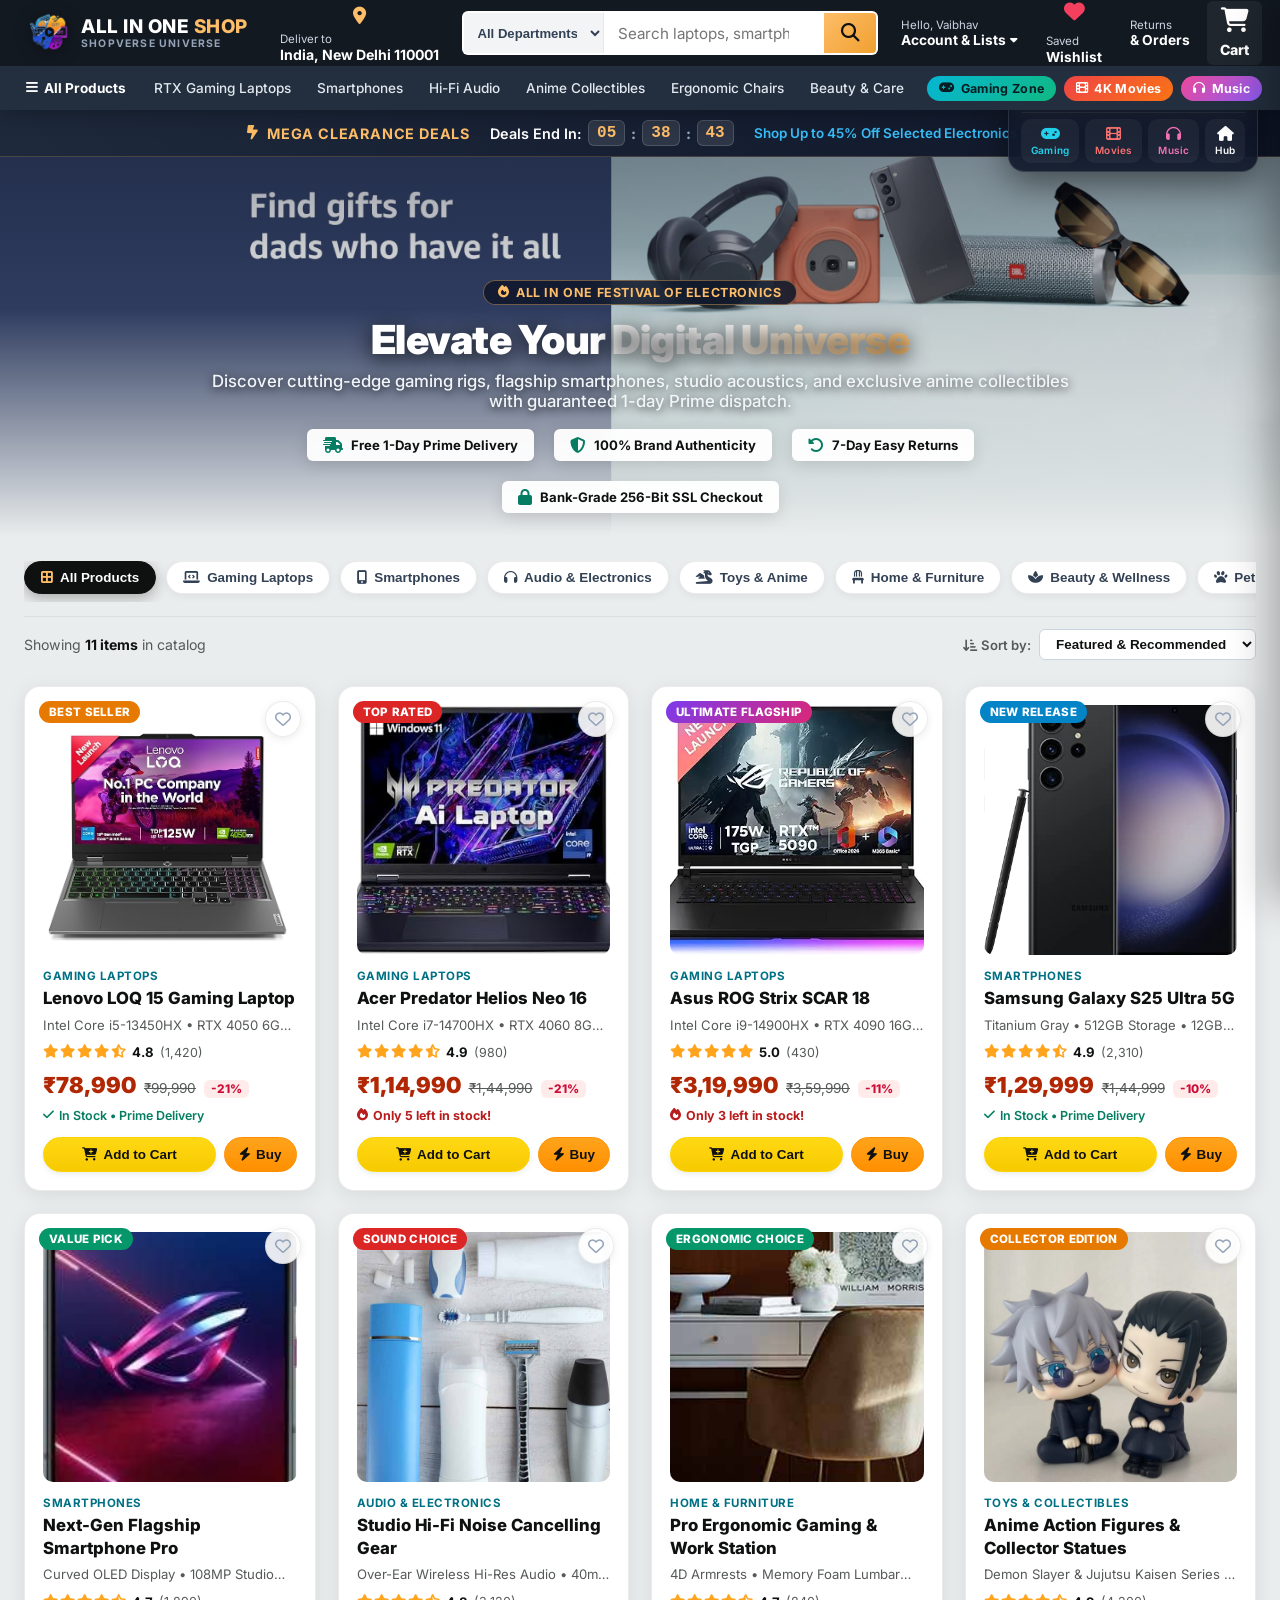
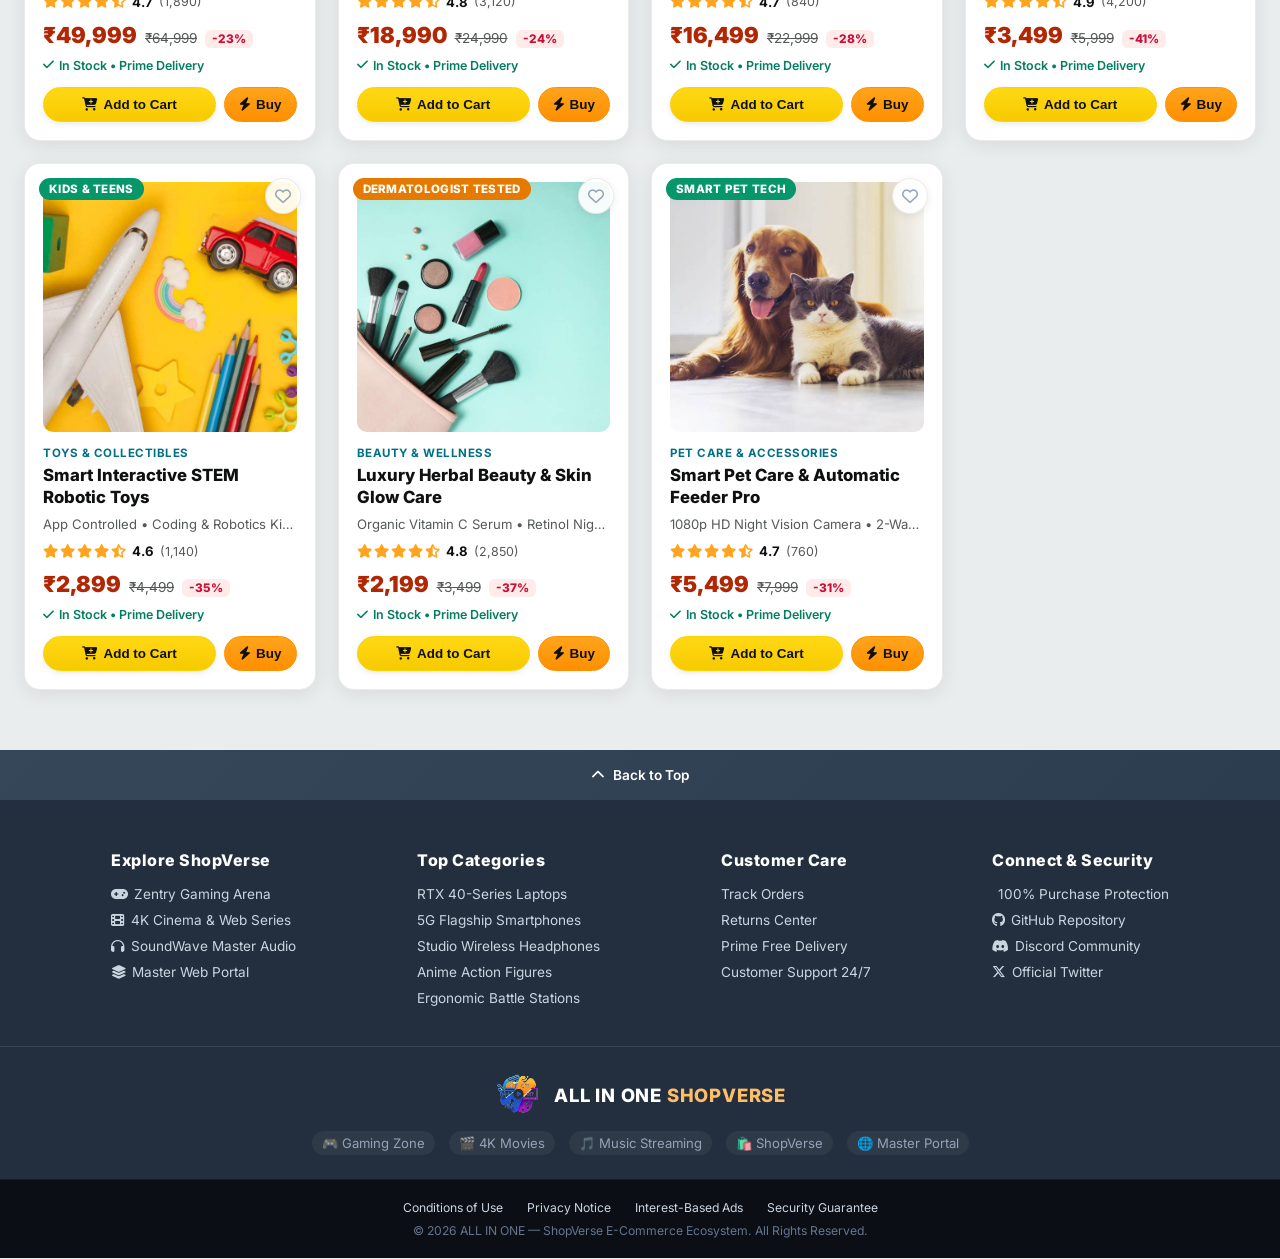
<file: index.html>
<!DOCTYPE html>
<html lang="en">
<head>
    <meta charset="UTF-8">
    <meta name="viewport" content="width=device-width, initial-scale=1.0">
    <meta name="description" content="ALL IN ONE — ShopVerse: Premier shopping destination for high-performance gaming laptops, flagship smartphones, studio audio, toys, and lifestyle essentials.">
    <title>ALL IN ONE — ShopVerse Store | Electronics, Gaming & Gadgets</title>
    
    <!-- Google Fonts -->
    <link rel="preconnect" href="https://fonts.googleapis.com">
    <link rel="preconnect" href="https://fonts.gstatic.com" crossorigin>
    <link href="https://fonts.googleapis.com/css2?family=Inter:wght@300;400;500;600;700;800;900&display=swap" rel="stylesheet">
    
    <!-- Font Awesome Icons -->
    <link rel="stylesheet" href="https://cdnjs.cloudflare.com/ajax/libs/font-awesome/6.7.2/css/all.min.css" integrity="sha512-Evv84Mr4kqVGRNSgIGL/F/aIDqQb7xQ2vcrdIwxfjThSH8CSR7PBEakCr51Ck+w+/U6swU2Im1vVX0SVk9ABhg==" crossorigin="anonymous" referrerpolicy="no-referrer" />
    
    <!-- App Stylesheet -->
    <link rel="stylesheet" href="style.css">
</head>
<body>
    <!-- Preloader -->
    <div class="preloader" id="preloader">
        <div class="preloader-inner">
            <img src="logo.png" alt="All In One Logo" class="preloader-logo">
            <div class="preloader-spinner"></div>
            <h2>ALL IN ONE <span>SHOP</span></h2>
            <p>Loading ShopVerse Universe...</p>
        </div>
    </div>

    <!-- Floating Quick-App Switcher Dock (Unified Ecosystem) -->
    <div class="quick-app-dock" id="quickAppDock">
        <div class="dock-header">
            <i class="fa-solid fa-layer-group"></i>
            <span>ALL IN ONE APPS</span>
        </div>
        <div class="dock-items">
            <a href="/gaming" class="dock-btn dock-gaming" title="Launch Zentry Gaming Zone">
                <i class="fa-solid fa-gamepad"></i>
                <span class="dock-label">Gaming</span>
            </a>
            <a href="/movie" class="dock-btn dock-movies" title="Launch 4K Movies & Web Series">
                <i class="fa-solid fa-film"></i>
                <span class="dock-label">Movies</span>
            </a>
            <a href="/music" class="dock-btn dock-music" title="Launch SoundWave Hi-Fi Music">
                <i class="fa-solid fa-headphones"></i>
                <span class="dock-label">Music</span>
            </a>
            <a href="/" class="dock-btn dock-hub" title="Open Master Portal Hub">
                <i class="fa-solid fa-house"></i>
                <span class="dock-label">Hub</span>
            </a>
        </div>
    </div>

    <!-- Header Navigation -->
    <header id="mainHeader">
        <nav class="navbar" id="navbar">
            <!-- Brand Logo -->
            <a href="/shop" class="nav-logo-link" title="ShopVerse Store Home">
                <img src="logo.png" alt="All In One Logo" class="nav-brand-img">
                <div class="nav-brand-text">
                    <span class="brand-title">ALL IN ONE <span class="brand-accent">SHOP</span></span>
                    <span class="brand-sub">ShopVerse Universe</span>
                </div>
            </a>

            <!-- Deliver To Address -->
            <div class="nav-item-border nav-address" id="deliveryAddressBtn" title="Select delivery destination">
                <div class="nav-address-icon">
                    <i class="fa-solid fa-location-dot"></i>
                </div>
                <div class="nav-address-text">
                    <span class="nav-addr-first">Deliver to</span>
                    <span class="nav-addr-second">India, New Delhi 110001</span>
                </div>
            </div>

            <!-- Search Bar -->
            <div class="nav-search-bar" id="navbarSearchBar">
                <select class="search-category-select" id="searchCategorySelect" aria-label="Search department">
                    <option value="all">All Departments</option>
                    <option value="gaming">Gaming Rigs</option>
                    <option value="mobiles">Smartphones</option>
                    <option value="audio">Audio Gear</option>
                    <option value="toys">Toys & Anime</option>
                    <option value="furniture">Furniture</option>
                    <option value="beauty">Beauty & Care</option>
                    <option value="pets">Pet Care</option>
                </select>
                <div class="search-input-box">
                    <input type="text" id="navbarSearchInput" placeholder="Search laptops, smartphones, RTX 4090, anime toys..." aria-label="Search ShopVerse">
                    <button type="button" class="search-clear-btn" id="searchClearBtn" title="Clear search" aria-label="Clear search">
                        <i class="fa-solid fa-xmark"></i>
                    </button>
                </div>
                <button type="button" class="search-submit-btn" id="searchSubmitBtn" aria-label="Search submit">
                    <i class="fa-solid fa-magnifying-glass"></i>
                </button>
            </div>

            <!-- Nav Actions (Sign In, Wishlist, Orders, Cart) -->
            <div class="nav-actions">
                <!-- User Account -->
                <div class="nav-item-border" id="navAccountBtn" onclick="showToast('Signed in as Guest User • Prime Member')">
                    <span class="nav-txt-sm">Hello, Vaibhav</span>
                    <span class="nav-txt-bold">Account & Lists <i class="fa-solid fa-caret-down" style="font-size: 0.75rem;"></i></span>
                </div>

                <!-- Wishlist -->
                <div class="nav-item-border nav-wishlist-btn" id="navWishlistBtn" title="View Wishlist">
                    <i class="fa-solid fa-heart"></i>
                    <div>
                        <span class="nav-txt-sm">Saved</span>
                        <span class="nav-txt-bold">Wishlist</span>
                    </div>
                    <span class="cart-counter-badge" id="navWishlistBadge">0</span>
                </div>

                <!-- Returns & Orders -->
                <div class="nav-item-border" onclick="showToast('You have 2 items arriving tomorrow!')" title="View returns and past orders">
                    <span class="nav-txt-sm">Returns</span>
                    <span class="nav-txt-bold">& Orders</span>
                </div>

                <!-- Cart Button -->
                <div class="nav-item-border nav-cart-btn" id="cartNavBtn" title="View Cart">
                    <div class="cart-icon-wrapper">
                        <i class="fa-solid fa-cart-shopping"></i>
                        <span class="cart-counter-badge" id="navCartBadge">0</span>
                    </div>
                    <span class="nav-cart-text">Cart</span>
                </div>
            </div>
        </nav>

        <!-- Sub-Navigation Panel -->
        <div class="panel">
            <div class="panel-left">
                <div class="panel-all-btn" onclick="clearAllFilters()">
                    <i class="fa-solid fa-bars"></i>
                    <span>All Products</span>
                </div>
                <ul class="panel-links">
                    <li><a href="#toolbar" onclick="document.querySelector('[data-category=gaming]').click()">RTX Gaming Laptops</a></li>
                    <li><a href="#toolbar" onclick="document.querySelector('[data-category=mobiles]').click()">Smartphones</a></li>
                    <li><a href="#toolbar" onclick="document.querySelector('[data-category=audio]').click()">Hi-Fi Audio</a></li>
                    <li><a href="#toolbar" onclick="document.querySelector('[data-category=toys]').click()">Anime Collectibles</a></li>
                    <li><a href="#toolbar" onclick="document.querySelector('[data-category=furniture]').click()">Ergonomic Chairs</a></li>
                    <li><a href="#toolbar" onclick="document.querySelector('[data-category=beauty]').click()">Beauty & Care</a></li>
                </ul>
            </div>

            <!-- Inter-App Ecosystem Shortcuts -->
            <div class="panel-app-shortcuts">
                <a href="/gaming" class="app-shortcut-pill shortcut-gaming" title="Switch to Gaming Hub">
                    <i class="fa-solid fa-gamepad"></i> Gaming Zone
                </a>
                <a href="/movie" class="app-shortcut-pill shortcut-movies" title="Switch to 4K Cinema">
                    <i class="fa-solid fa-film"></i> 4K Movies
                </a>
                <a href="/music" class="app-shortcut-pill shortcut-music" title="Switch to Hi-Fi Music">
                    <i class="fa-solid fa-headphones"></i> Music
                </a>
            </div>
        </div>
    </header>

    <!-- Flash Deals Countdown Bar -->
    <div class="deals-countdown-bar" id="dealsCountdownBar">
        <div class="deals-tag">
            <i class="fa-solid fa-bolt-lightning"></i>
            <span>Mega Clearance Deals</span>
        </div>
        <div class="countdown-timer-box">
            <span>Deals End In:</span>
            <span class="timer-unit" id="dealHours">05</span>
            <span class="timer-colon">:</span>
            <span class="timer-unit" id="dealMinutes">38</span>
            <span class="timer-colon">:</span>
            <span class="timer-unit" id="dealSeconds">45</span>
        </div>
        <a href="#toolbar" class="deals-claim-link">
            <span>Shop Up to 45% Off Selected Electronics</span>
            <i class="fa-solid fa-arrow-right"></i>
        </a>
    </div>

    <!-- Main Content -->
    <main>
        <!-- Hero Showcase -->
        <section class="hero-section">
            <div class="hero-overlay"></div>
            <div class="hero-content">
                <div class="hero-pill">
                    <i class="fa-solid fa-fire"></i>
                    <span>All In One Festival of Electronics</span>
                </div>
                <h1 class="hero-title">Elevate Your <span>Digital Universe</span></h1>
                <p class="hero-subtitle">Discover cutting-edge gaming rigs, flagship smartphones, studio acoustics, and exclusive anime collectibles with guaranteed 1-day Prime dispatch.</p>
                
                <div class="hero-features-bar">
                    <div class="hero-feature-item">
                        <i class="fa-solid fa-truck-fast"></i>
                        <span>Free 1-Day Prime Delivery</span>
                    </div>
                    <div class="hero-feature-item">
                        <i class="fa-solid fa-shield-halved"></i>
                        <span>100% Brand Authenticity</span>
                    </div>
                    <div class="hero-feature-item">
                        <i class="fa-solid fa-rotate-left"></i>
                        <span>7-Day Easy Returns</span>
                    </div>
                    <div class="hero-feature-item">
                        <i class="fa-solid fa-lock"></i>
                        <span>Bank-Grade 256-Bit SSL Checkout</span>
                    </div>
                </div>
            </div>
        </section>

        <!-- Category & Sort Toolbar -->
        <section class="toolbar-section" id="toolbar">
            <div class="category-pills-bar">
                <button class="category-pill active" data-category="all">
                    <i class="fa-solid fa-border-all"></i> All Products
                </button>
                <button class="category-pill" data-category="gaming">
                    <i class="fa-solid fa-laptop-code"></i> Gaming Laptops
                </button>
                <button class="category-pill" data-category="mobiles">
                    <i class="fa-solid fa-mobile-screen-button"></i> Smartphones
                </button>
                <button class="category-pill" data-category="audio">
                    <i class="fa-solid fa-headphones"></i> Audio & Electronics
                </button>
                <button class="category-pill" data-category="toys">
                    <i class="fa-solid fa-dragon"></i> Toys & Anime
                </button>
                <button class="category-pill" data-category="furniture">
                    <i class="fa-solid fa-chair"></i> Home & Furniture
                </button>
                <button class="category-pill" data-category="beauty">
                    <i class="fa-solid fa-spa"></i> Beauty & Wellness
                </button>
                <button class="category-pill" data-category="pets">
                    <i class="fa-solid fa-paw"></i> Pet Care
                </button>
            </div>

            <div class="filter-status-row">
                <div class="results-info">
                    Showing <strong id="resultsCount">11 items</strong> in catalog
                </div>
                <div class="sort-container">
                    <label for="sortSelect"><i class="fa-solid fa-arrow-down-short-wide"></i> Sort by:</label>
                    <select id="sortSelect" class="sort-select">
                        <option value="featured">Featured & Recommended</option>
                        <option value="price-low">Price: Low to High</option>
                        <option value="price-high">Price: High to Low</option>
                        <option value="rating">Customer Rating</option>
                        <option value="discount">Highest Discount</option>
                    </select>
                </div>
            </div>
        </section>

        <!-- Product Catalog Grid -->
        <section class="shop-section">
            <div class="products-grid" id="shopGrid">
                <!-- Dynamically rendered by shop.js -->
            </div>
        </section>
    </main>

    <!-- Slide-out Cart Drawer -->
    <div class="cart-overlay" id="cartOverlay"></div>
    <aside class="cart-drawer" id="cartDrawer" aria-label="Shopping Cart Drawer">
        <div class="cart-drawer-header">
            <div class="cart-drawer-title">
                <i class="fa-solid fa-cart-shopping"></i>
                <span>Your Shopping Cart</span>
            </div>
            <button class="btn-drawer-close" id="cartCloseBtn" aria-label="Close cart drawer">
                <i class="fa-solid fa-xmark"></i>
            </button>
        </div>

        <!-- Free Delivery Meter -->
        <div class="free-shipping-bar">
            <div class="free-shipping-text" id="freeShippingText">
                Add <strong>₹10,000</strong> for <strong>FREE Prime Delivery</strong>
            </div>
            <div class="free-shipping-progress">
                <div class="free-shipping-fill" id="freeShippingFill"></div>
            </div>
        </div>

        <!-- Cart Items List -->
        <div class="cart-drawer-items" id="cartDrawerItems">
            <!-- Populated dynamically by shop.js -->
        </div>

        <!-- Cart Footer / Totals -->
        <div class="cart-drawer-footer">
            <div class="cart-summary-line">
                <span>Subtotal</span>
                <strong id="cartSubtotal">₹0</strong>
            </div>
            <div class="cart-summary-line">
                <span>Estimated Shipping</span>
                <span id="cartShipping">FREE</span>
            </div>
            <div class="cart-summary-total">
                <span>Total Amount</span>
                <span id="cartTotal">₹0</span>
            </div>
            <button class="btn-cart-checkout" id="cartCheckoutBtn">
                <i class="fa-solid fa-shield-check"></i>
                <span>Proceed to Secure Checkout</span>
            </button>
            <button class="btn-cart-continue" id="cartContinueBtn">Continue Shopping</button>
        </div>
    </aside>

    <!-- Quick View Product Details Modal -->
    <div class="modal-overlay" id="quickViewOverlay"></div>
    <div class="modal-dialog" id="quickViewModal" role="dialog" aria-modal="true">
        <button class="btn-modal-close" id="quickViewCloseBtn" aria-label="Close details">
            <i class="fa-solid fa-xmark"></i>
        </button>
        <div class="modal-body" id="quickViewBody">
            <!-- Populated dynamically by shop.js -->
        </div>
    </div>

    <!-- Checkout Modal -->
    <div class="modal-overlay" id="checkoutOverlay"></div>
    <div class="modal-dialog checkout-modal-dialog" id="checkoutModal" role="dialog" aria-modal="true">
        <button class="btn-modal-close" id="checkoutCloseBtn" aria-label="Close checkout">
            <i class="fa-solid fa-xmark"></i>
        </button>
        <div class="modal-body">
            <div id="checkoutFormContainer">
                <h2 class="checkout-form-title"><i class="fa-solid fa-lock" style="color: #10b981;"></i> Secure Express Checkout</h2>
                <form id="checkoutForm">
                    <div class="checkout-grid">
                        <!-- Shipping Address Column -->
                        <div class="checkout-fields-col">
                            <div class="form-group">
                                <label for="chkFullName">Full Name *</label>
                                <input type="text" id="chkFullName" class="form-control" placeholder="Vaibhav Sharma" required>
                            </div>
                            <div class="form-row">
                                <div class="form-group">
                                    <label for="chkEmail">Email Address *</label>
                                    <input type="email" id="chkEmail" class="form-control" placeholder="vaibhav@example.com" required>
                                </div>
                                <div class="form-group">
                                    <label for="chkPhone">Mobile Number *</label>
                                    <input type="tel" id="chkPhone" class="form-control" placeholder="+91 98765 43210" required>
                                </div>
                            </div>
                            <div class="form-group">
                                <label for="chkAddress">Delivery Street Address *</label>
                                <input type="text" id="chkAddress" class="form-control" placeholder="Flat 402, Lotus Heights, Connaught Place" required>
                            </div>
                            <div class="form-row">
                                <div class="form-group">
                                    <label for="chkCity">City *</label>
                                    <input type="text" id="chkCity" class="form-control" placeholder="New Delhi" required>
                                </div>
                                <div class="form-group">
                                    <label for="chkZip">PIN Code *</label>
                                    <input type="text" id="chkZip" class="form-control" placeholder="110001" required>
                                </div>
                            </div>

                            <!-- Payment Options -->
                            <div class="payment-methods-box">
                                <label style="display: block; font-weight: 700; margin-bottom: 8px; font-size: 0.82rem;">Select Payment Method:</label>
                                <label class="payment-option">
                                    <input type="radio" name="paymentMethod" value="upi" checked>
                                    <i class="fa-solid fa-qrcode" style="color: #0284c7;"></i>
                                    <span>Instant UPI (Google Pay / PhonePe / Paytm)</span>
                                </label>
                                <label class="payment-option">
                                    <input type="radio" name="paymentMethod" value="card">
                                    <i class="fa-solid fa-credit-card" style="color: #8b5cf6;"></i>
                                    <span>Credit / Debit Card (Visa, Mastercard, RuPay)</span>
                                </label>
                                <label class="payment-option">
                                    <input type="radio" name="paymentMethod" value="cod">
                                    <i class="fa-solid fa-money-bill-wave" style="color: #10b981;"></i>
                                    <span>Cash on Delivery (Pay upon arrival)</span>
                                </label>
                            </div>
                        </div>

                        <!-- Order Summary Column -->
                        <div class="checkout-summary-col">
                            <h3 style="font-size: 1rem; font-weight: 800; margin-bottom: 12px;">Order Summary</h3>
                            <div class="checkout-items-list" id="checkoutOrderItems">
                                <!-- Populated dynamically by shop.js -->
                            </div>
                            <div style="margin-top: auto; padding-top: 12px; border-top: 1px solid #cbd5e1;">
                                <div style="display: flex; justify-content: space-between; font-weight: 900; font-size: 1.15rem; margin-bottom: 12px;">
                                    <span>Total Payable:</span>
                                    <span id="checkoutTotalAmount" style="color: var(--color-price);">₹0</span>
                                </div>
                                <button type="submit" class="btn-place-order" id="btnPlaceOrder">
                                    <i class="fa-solid fa-check-circle"></i> Complete Order
                                </button>
                                <p style="font-size: 0.7rem; text-align: center; color: #64748b; margin-top: 8px;">
                                    <i class="fa-solid fa-shield-halved"></i> 256-bit encrypted secure transaction.
                                </p>
                            </div>
                        </div>
                    </div>
                </form>
            </div>
        </div>
    </div>

    <!-- Footer -->
    <footer>
        <div class="foot-panel1" id="back-to-top" title="Scroll back to top">
            <i class="fa-solid fa-chevron-up"></i>
            <span>Back to Top</span>
        </div>

        <div class="foot-panel2">
            <div class="foot-links">
                <ul>
                    <p class="foot-heading">Explore ShopVerse</p>
                    <li><a href="/gaming"><i class="fa-solid fa-gamepad"></i> Zentry Gaming Arena</a></li>
                    <li><a href="/movie"><i class="fa-solid fa-film"></i> 4K Cinema & Web Series</a></li>
                    <li><a href="/music"><i class="fa-solid fa-headphones"></i> SoundWave Master Audio</a></li>
                    <li><a href="/"><i class="fa-solid fa-layer-group"></i> Master Web Portal</a></li>
                </ul>
                <ul>
                    <p class="foot-heading">Top Categories</p>
                    <li><a href="#toolbar">RTX 40-Series Laptops</a></li>
                    <li><a href="#toolbar">5G Flagship Smartphones</a></li>
                    <li><a href="#toolbar">Studio Wireless Headphones</a></li>
                    <li><a href="#toolbar">Anime Action Figures</a></li>
                    <li><a href="#toolbar">Ergonomic Battle Stations</a></li>
                </ul>
                <ul>
                    <p class="foot-heading">Customer Care</p>
                    <li><a href="#" onclick="showToast('Your orders are up to date.')">Track Orders</a></li>
                    <li><a href="#" onclick="showToast('Returns Center: 7-day hassle-free returns')">Returns Center</a></li>
                    <li><a href="#" onclick="showToast('Prime Members enjoy free 1-day delivery!')">Prime Free Delivery</a></li>
                    <li><a href="#" onclick="showToast('24/7 Priority Support is active.')">Customer Support 24/7</a></li>
                </ul>
                <ul>
                    <p class="foot-heading">Connect & Security</p>
                    <li><a href="#"><i class="fa-solid fa-shield-check"></i> 100% Purchase Protection</a></li>
                    <li><a href="#"><i class="fa-brands fa-github"></i> GitHub Repository</a></li>
                    <li><a href="#"><i class="fa-brands fa-discord"></i> Discord Community</a></li>
                    <li><a href="#"><i class="fa-brands fa-x-twitter"></i> Official Twitter</a></li>
                </ul>
            </div>
        </div>

        <div class="foot-panel3">
            <div class="foot-logo-badge">
                <img src="logo.png" alt="All In One Logo" class="foot-logo-img">
                <span class="foot-logo-text">ALL IN ONE <span>SHOPVERSE</span></span>
            </div>
            <div class="foot-ecosystem-links">
                <a href="/gaming">🎮 Gaming Zone</a>
                <a href="/movie">🎬 4K Movies</a>
                <a href="/music">🎵 Music Streaming</a>
                <a href="/shop">🛍️ ShopVerse</a>
                <a href="/">🌐 Master Portal</a>
            </div>
        </div>

        <div class="foot-panel4">
            <div class="pages">
                <a href="#">Conditions of Use</a>
                <a href="#">Privacy Notice</a>
                <a href="#">Interest-Based Ads</a>
                <a href="#">Security Guarantee</a>
            </div>
            <div class="copyright">
                &copy; 2026 ALL IN ONE — ShopVerse E-Commerce Ecosystem. All Rights Reserved.
            </div>
        </div>
    </footer>

    <!-- App Engine Script -->
    <script src="shop.js"></script>
</body>
</html>
</file>
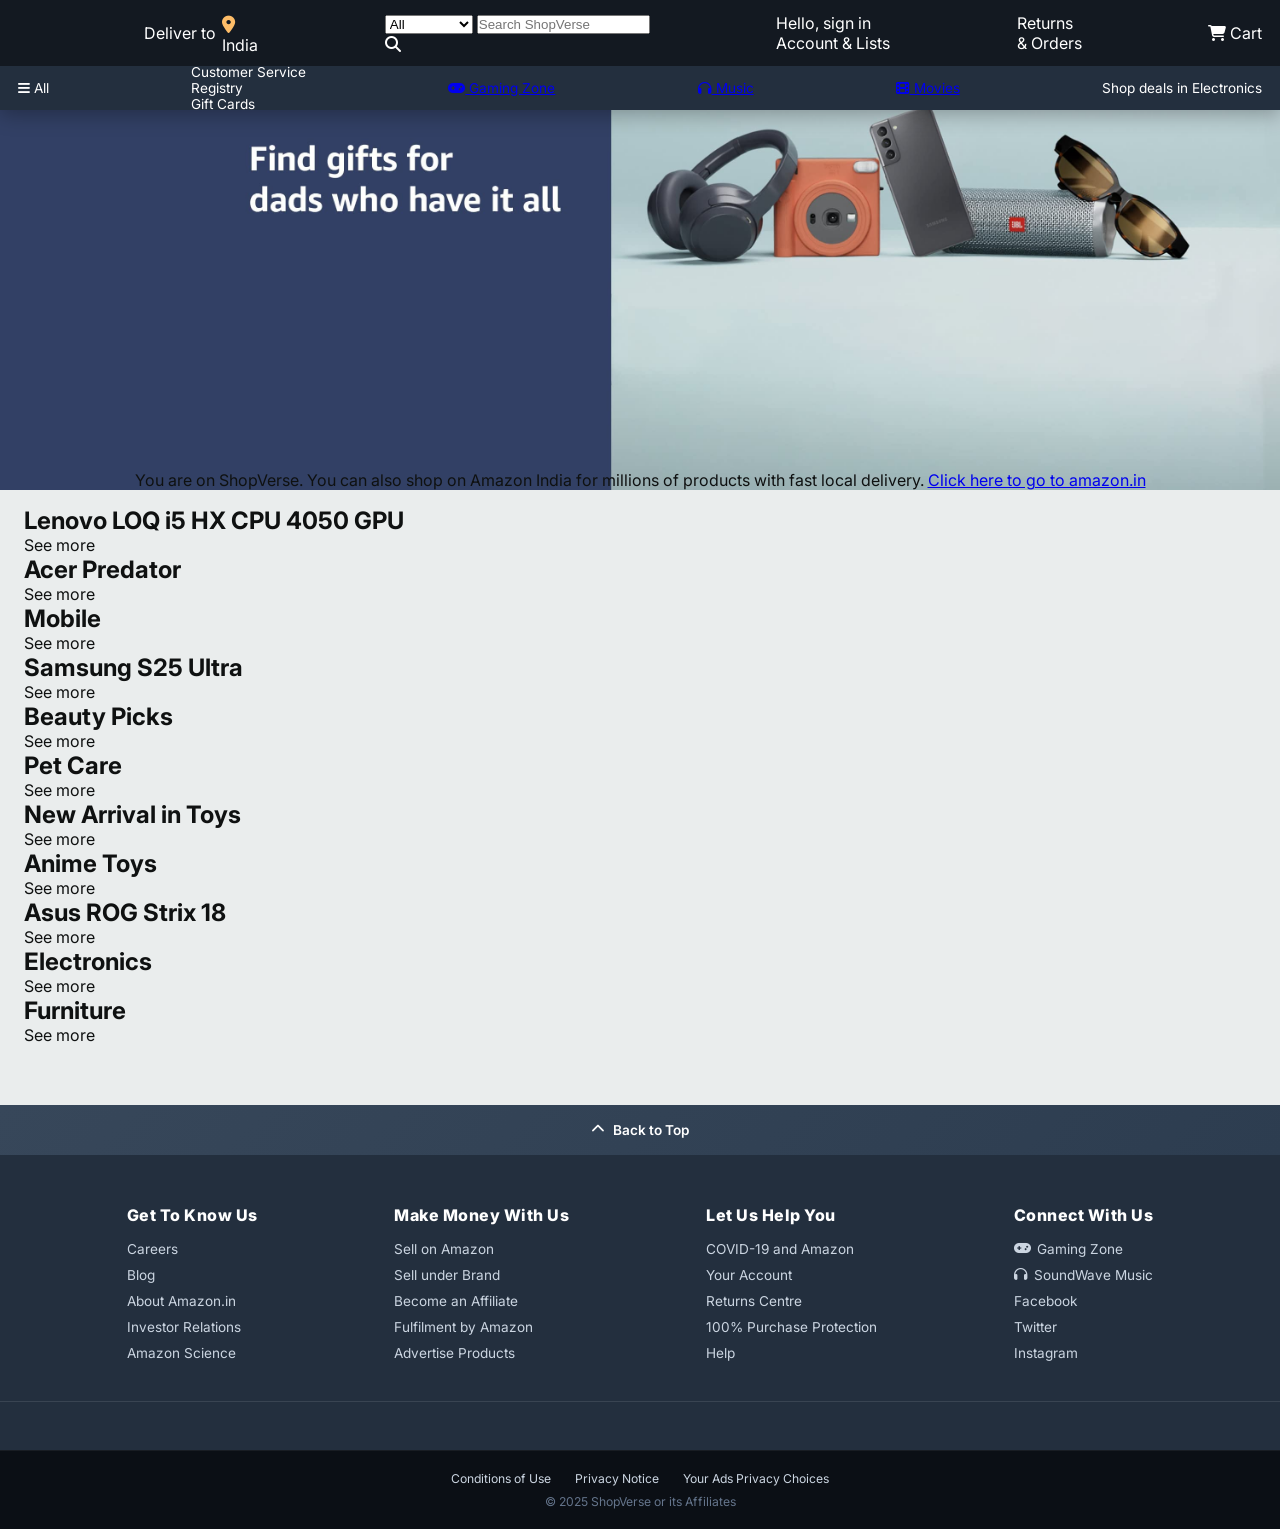
<file: vaibhav.html>
<!DOCTYPE html>
<html lang="en">
<head>
    <meta charset="UTF-8">
    <meta name="viewport" content="width=device-width, initial-scale=1.0">
    <meta name="description" content="Shop electronics, laptops, mobiles, beauty products, toys and more. Best deals on Lenovo, Asus, Samsung, Acer and top brands.">
    <title>ShopVerse — Premium Online Shopping</title>
    <link rel="stylesheet" href="https://cdnjs.cloudflare.com/ajax/libs/font-awesome/6.7.2/css/all.min.css" integrity="sha512-Evv84Mr4kqVGRNSgIGL/F/aIDqQb7xQ2vcrdIwxfjThSH8CSR7PBEakCr51Ck+w+/U6swU2Im1vVX0SVk9ABhg==" crossorigin="anonymous" referrerpolicy="no-referrer" />
    <link rel="preconnect" href="https://fonts.googleapis.com">
    <link rel="preconnect" href="https://fonts.gstatic.com" crossorigin>
    <link href="https://fonts.googleapis.com/css2?family=Inter:wght@300;400;500;600;700;800&display=swap" rel="stylesheet">
    <link rel="stylesheet" href="style.css">
</head>
<body>
    <!-- Loading Screen -->
    <div class="preloader" id="preloader">
        <div class="preloader-inner">
            <div class="preloader-spinner"></div>
            <p>ShopVerse</p>
        </div>
    </div>

    <header>
        <nav class="navbar" id="navbar">
            <div class="nav-logo border">
                <div class="logo"></div>
            </div>

            <div class="nav-address border">
                <p class="add-first">Deliver to</p>
                <div class="add-icon">
                    <i class="fa-solid fa-location-dot"></i>
                    <p class="add-second">India</p>
                </div>
            </div>

            <div class="nav-search">
                <select class="search-select" aria-label="Search category">
                    <option>All</option>
                    <option>Electronics</option>
                    <option>Laptops</option>
                    <option>Mobiles</option>
                    <option>Toys</option>
                </select>
                <input placeholder="Search ShopVerse" class="search-input" aria-label="Search products">
                <div class="search-icon">
                    <i class="fa-solid fa-magnifying-glass"></i>
                </div>
            </div>

            <div class="nav-singin border">
                <p><span>Hello, sign in</span></p>
                <p class="nav-second">Account & Lists</p>
            </div>

            <div class="nav-return border">
                <p><span>Returns</span></p>
                <p class="nav-second">& Orders</p>
            </div>

            <div class="nav-cart border">
                <i class="fa-solid fa-cart-shopping"></i>
                Cart
            </div>
        </nav>

        <div class="panel">
            <div class="panel-all">
                <i class="fa-solid fa-bars"></i>
                All
            </div>
            <div class="panel-ops">
                <p>Today's Deals</p>
                <p>Customer Service</p>
                <p>Registry</p>
                <p>Gift Cards</p>
                <p>Sell</p>
            </div>
            <a href="../Gameing-Web/gameing.html" class="panel-gaming-link" title="Visit Zentry Gaming Zone">
                <i class="fa-solid fa-gamepad"></i> Gaming Zone
            </a>
            <a href="../Music-Web/index.html" class="panel-music-link" title="Listen on SoundWave">
                <i class="fa-solid fa-headphones"></i> Music
            </a>
            <a href="../Movie-Website/index.html" class="panel-movie-link" title="Watch on MDVD">
                <i class="fa-solid fa-film"></i> Movies
            </a>
            <div class="panel-deals">
                Shop deals in Electronics
            </div>
        </div>
    </header>

    <main>
        <section class="hero-section">
            <div class="hero-msg">
                <p>You are on ShopVerse. You can also shop on Amazon India for millions of products with fast local delivery. <a href="#">Click here to go to amazon.in</a></p>
            </div>
        </section>

        <section class="shop-section">
            <div class="box" id="product-1">
                <div class="box-content">
                    <h2>Lenovo LOQ i5 HX CPU 4050 GPU</h2>
                    <div class="box-img" style="background-image: url('box10_image.jpg');"></div>
                    <p>See more</p>
                </div>
            </div>
            <div class="box" id="product-2">
                <div class="box-content">
                    <h2>Acer Predator</h2>
                    <div class="box-img" style="background-image: url('box11_image.jpg');"></div>
                    <p>See more</p>
                </div>
            </div>
            <div class="box" id="product-3">
                <div class="box-content">
                    <h2>Mobile</h2>
                    <div class="box-img" style="background-image: url('box12_image.jpg');"></div>
                    <p>See more</p>
                </div>
            </div>
            <div class="box" id="product-4">
                <div class="box-content">
                    <h2>Samsung S25 Ultra</h2>
                    <div class="box-img" style="background-image: url('box4_image.jpg');"></div>
                    <p>See more</p>
                </div>
            </div>
            <div class="box" id="product-5">
                <div class="box-content">
                    <h2>Beauty Picks</h2>
                    <div class="box-img" style="background-image: url('box5_image.jpg');"></div>
                    <p>See more</p>
                </div>
            </div>
            <div class="box" id="product-6">
                <div class="box-content">
                    <h2>Pet Care</h2>
                    <div class="box-img" style="background-image: url('box6_image.jpg');"></div>
                    <p>See more</p>
                </div>
            </div>
            <div class="box" id="product-7">
                <div class="box-content">
                    <h2>New Arrival in Toys</h2>
                    <div class="box-img" style="background-image: url('box7_image.jpg');"></div>
                    <p>See more</p>
                </div>
            </div>
            <div class="box" id="product-8">
                <div class="box-content">
                    <h2>Anime Toys</h2>
                    <div class="box-img" style="background-image: url('box8_image.jpg');"></div>
                    <p>See more</p>
                </div>
            </div>
            <div class="box" id="product-9">
                <div class="box-content">
                    <h2>Asus ROG Strix 18</h2>
                    <div class="box-img" style="background-image: url('box1_image.jpg');"></div>
                    <p>See more</p>
                </div>
            </div>
            <div class="box" id="product-10">
                <div class="box-content">
                    <h2>Electronics</h2>
                    <div class="box-img" style="background-image: url('box2_image.jpg');"></div>
                    <p>See more</p>
                </div>
            </div>
            <div class="box" id="product-11">
                <div class="box-content">
                    <h2>Furniture</h2>
                    <div class="box-img" style="background-image: url('box3_image.jpg');"></div>
                    <p>See more</p>
                </div>
            </div>
        </section>
    </main>

    <footer>
        <div class="foot-panel1" id="back-to-top">
            <i class="fa-solid fa-chevron-up"></i>
            <span>Back to Top</span>
        </div>
        <div class="foot-panel2">
            <div class="foot-links">
                <ul>
                    <p class="foot-heading">Get To Know Us</p>
                    <li><a href="#">Careers</a></li>
                    <li><a href="#">Blog</a></li>
                    <li><a href="#">About Amazon.in</a></li>
                    <li><a href="#">Investor Relations</a></li>
                    <li><a href="#">Amazon Science</a></li>
                </ul>
                <ul>
                    <p class="foot-heading">Make Money With Us</p>
                    <li><a href="#">Sell on Amazon</a></li>
                    <li><a href="#">Sell under Brand</a></li>
                    <li><a href="#">Become an Affiliate</a></li>
                    <li><a href="#">Fulfilment by Amazon</a></li>
                    <li><a href="#">Advertise Products</a></li>
                </ul>
                <ul>
                    <p class="foot-heading">Let Us Help You</p>
                    <li><a href="#">COVID-19 and Amazon</a></li>
                    <li><a href="#">Your Account</a></li>
                    <li><a href="#">Returns Centre</a></li>
                    <li><a href="#">100% Purchase Protection</a></li>
                    <li><a href="#">Help</a></li>
                </ul>
                <ul>
                    <p class="foot-heading">Connect With Us</p>
                    <li><a href="../Gameing-Web/gameing.html"><i class="fa-solid fa-gamepad"></i> Gaming Zone</a></li>
                    <li><a href="../Music-Web/index.html"><i class="fa-solid fa-headphones"></i> SoundWave Music</a></li>
                    <li><a href="#">Facebook</a></li>
                    <li><a href="#">Twitter</a></li>
                    <li><a href="#">Instagram</a></li>
                </ul>
            </div>
        </div>
        <div class="foot-panel3">
            <div class="logo"></div>
        </div>
        <div class="foot-panel4">
            <div class="pages">
                <a href="#">Conditions of Use</a>
                <a href="#">Privacy Notice</a>
                <a href="#">Your Ads Privacy Choices</a>
            </div>
            <div class="copyright">
                © 2025 ShopVerse or its Affiliates
            </div>
        </div>
    </footer>

    <script>
        // Preloader
        window.addEventListener('load', () => {
            const preloader = document.getElementById('preloader');
            preloader.classList.add('fade-out');
            setTimeout(() => preloader.style.display = 'none', 600);
        });

        // Back to Top
        document.getElementById('back-to-top').addEventListener('click', () => {
            window.scrollTo({ top: 0, behavior: 'smooth' });
        });

        // Scroll-triggered card animations
        const observerOptions = { threshold: 0.1, rootMargin: '0px 0px -50px 0px' };
        const observer = new IntersectionObserver((entries) => {
            entries.forEach(entry => {
                if (entry.isIntersecting) {
                    entry.target.classList.add('animate-in');
                    observer.unobserve(entry.target);
                }
            });
        }, observerOptions);

        document.querySelectorAll('.box').forEach(box => {
            box.classList.add('animate-ready');
            observer.observe(box);
        });

        // Navbar shadow on scroll
        window.addEventListener('scroll', () => {
            const navbar = document.getElementById('navbar');
            if (window.scrollY > 50) {
                navbar.classList.add('scrolled');
            } else {
                navbar.classList.remove('scrolled');
            }
        });
    </script>
</body>
</html>
</file>
<file: style.css>
/* =======================================================
   ALL IN ONE — ShopVerse E-Commerce Design System
   Unified Full-Stack Web Ecosystem
   ======================================================= */

:root {
    --primary-bg: #0d1117;
    --card-bg: #ffffff;
    --card-border: rgba(0, 0, 0, 0.08);
    --page-bg: #eaeded;
    --nav-bg: #131921;
    --panel-bg: #232f3e;
    
    --accent-amber: #febd68;
    --accent-amber-hover: #f3a847;
    --accent-amber-glow: rgba(254, 189, 104, 0.45);
    
    --text-primary: #0f1111;
    --text-muted: #565959;
    --text-light: #ffffff;
    
    --color-price: #b12704;
    --color-discount: #cc0c39;
    --color-green: #067d62;
    --color-blue: #007185;
    --color-blue-hover: #c7511f;
    --color-gold: #f59e0b;
    --color-cyan: #06b6d4;
    --color-purple: #8b5cf6;
    
    --radius-sm: 6px;
    --radius-md: 10px;
    --radius-lg: 16px;
    --radius-xl: 24px;
    --radius-pill: 9999px;
    
    --shadow-subtle: 0 2px 8px rgba(0, 0, 0, 0.06);
    --shadow-card: 0 4px 20px rgba(0, 0, 0, 0.08);
    --shadow-hover: 0 16px 36px rgba(0, 0, 0, 0.14);
    --shadow-glow: 0 0 20px rgba(254, 189, 104, 0.35);
    
    --transition: all 0.25s cubic-bezier(0.4, 0, 0.2, 1);
}

/* === Base Reset === */
*, *::before, *::after {
    margin: 0;
    padding: 0;
    box-sizing: border-box;
}

html {
    scroll-behavior: smooth;
}

body {
    font-family: 'Inter', -apple-system, BlinkMacSystemFont, 'Segoe UI', Roboto, sans-serif;
    background-color: var(--page-bg);
    color: var(--text-primary);
    overflow-x: hidden;
    min-height: 100vh;
    display: flex;
    flex-direction: column;
}

/* === Custom Scrollbar === */
::-webkit-scrollbar {
    width: 9px;
    height: 9px;
}
::-webkit-scrollbar-track {
    background: #0f1111;
}
::-webkit-scrollbar-thumb {
    background: linear-gradient(180deg, var(--accent-amber), #d48b28);
    border-radius: 6px;
}
::-webkit-scrollbar-thumb:hover {
    background: linear-gradient(180deg, #f3a847, #b86b10);
}

/* === Preloader === */
.preloader {
    position: fixed;
    inset: 0;
    background: #090d13;
    z-index: 99999;
    display: flex;
    align-items: center;
    justify-content: center;
    transition: opacity 0.5s ease, visibility 0.5s ease;
}

.preloader.fade-out {
    opacity: 0;
    visibility: hidden;
    pointer-events: none;
}

.preloader-inner {
    text-align: center;
}

.preloader-logo {
    width: 100px;
    height: 100px;
    border-radius: 22px;
    object-fit: contain;
    margin-bottom: 18px;
    box-shadow: 0 10px 30px rgba(254, 189, 104, 0.25);
    animation: float 3s ease-in-out infinite;
}

@keyframes float {
    0%, 100% { transform: translateY(0); }
    50% { transform: translateY(-8px); }
}

.preloader-spinner {
    width: 44px;
    height: 44px;
    border: 3.5px solid rgba(254, 189, 104, 0.2);
    border-top-color: var(--accent-amber);
    border-radius: 50%;
    margin: 0 auto 16px;
    animation: spin 0.8s linear infinite;
}

@keyframes spin {
    to { transform: rotate(360deg); }
}

.preloader-inner h2 {
    font-size: 1.5rem;
    font-weight: 800;
    letter-spacing: 2px;
    color: #ffffff;
}

.preloader-inner h2 span {
    color: var(--accent-amber);
}

.preloader-inner p {
    color: #94a3b8;
    font-size: 0.85rem;
    margin-top: 6px;
    letter-spacing: 0.5px;
}

/* =======================================================
   Floating Quick-App Switcher Dock (Unified Ecosystem)
   ======================================================= */
.quick-app-dock {
    position: fixed;
    top: 88px;
    right: 22px;
    z-index: 995;
    background: rgba(15, 23, 42, 0.88);
    backdrop-filter: blur(16px);
    border: 1px solid rgba(255, 255, 255, 0.12);
    border-radius: 16px;
    padding: 8px 12px;
    box-shadow: 0 12px 35px rgba(0, 0, 0, 0.45);
    display: flex;
    flex-direction: column;
    gap: 6px;
    transition: var(--transition);
}

.quick-app-dock:hover {
    border-color: rgba(254, 189, 104, 0.4);
    box-shadow: 0 14px 40px rgba(0, 0, 0, 0.6);
}

.dock-header {
    font-size: 9px;
    font-weight: 800;
    letter-spacing: 1.2px;
    color: #94a3b8;
    display: flex;
    align-items: center;
    gap: 6px;
    padding-bottom: 4px;
    border-bottom: 1px solid rgba(255, 255, 255, 0.08);
}

.dock-header i {
    color: var(--accent-amber);
    font-size: 10px;
}

.dock-items {
    display: flex;
    gap: 6px;
}

.dock-btn {
    display: flex;
    flex-direction: column;
    align-items: center;
    gap: 3px;
    text-decoration: none;
    padding: 7px 10px;
    border-radius: 10px;
    transition: var(--transition);
    background: rgba(255, 255, 255, 0.05);
}

.dock-btn i { font-size: 15px; }
.dock-label { font-size: 10px; font-weight: 600; letter-spacing: 0.2px; }

.dock-gaming { color: #22d3ee; }
.dock-gaming:hover {
    background: rgba(6, 182, 212, 0.2);
    transform: translateY(-2px);
    box-shadow: 0 0 14px rgba(6, 182, 212, 0.4);
}

.dock-music { color: #f472b6; }
.dock-music:hover {
    background: rgba(236, 72, 153, 0.2);
    transform: translateY(-2px);
    box-shadow: 0 0 14px rgba(236, 72, 153, 0.4);
}

.dock-movies { color: #f87171; }
.dock-movies:hover {
    background: rgba(239, 68, 68, 0.2);
    transform: translateY(-2px);
    box-shadow: 0 0 14px rgba(239, 68, 68, 0.4);
}

.dock-hub { color: #ffffff; }
.dock-hub:hover {
    background: rgba(255, 255, 255, 0.2);
    transform: translateY(-2px);
    box-shadow: 0 0 14px rgba(255, 255, 255, 0.4);
}

/* =======================================================
   Toast Notifications
   ======================================================= */
.shop-toast {
    position: fixed;
    bottom: 28px;
    right: 28px;
    background: rgba(15, 23, 42, 0.94);
    backdrop-filter: blur(14px);
    color: #ffffff;
    padding: 14px 22px;
    border-radius: var(--radius-md);
    border: 1px solid rgba(254, 189, 104, 0.4);
    box-shadow: 0 12px 35px rgba(0, 0, 0, 0.5), 0 0 20px rgba(254, 189, 104, 0.2);
    display: flex;
    align-items: center;
    gap: 12px;
    font-size: 0.92rem;
    font-weight: 600;
    z-index: 10000;
    transform: translateY(100px);
    opacity: 0;
    pointer-events: none;
    transition: all 0.35s cubic-bezier(0.34, 1.56, 0.64, 1);
}

.shop-toast i {
    color: var(--accent-amber);
    font-size: 1.15rem;
}

.shop-toast.visible {
    transform: translateY(0);
    opacity: 1;
    pointer-events: auto;
}

/* =======================================================
   Header & Navigation
   ======================================================= */
header {
    position: sticky;
    top: 0;
    z-index: 1000;
    box-shadow: 0 4px 20px rgba(0, 0, 0, 0.3);
}

.navbar {
    height: 66px;
    background-color: var(--nav-bg);
    color: #ffffff;
    display: flex;
    align-items: center;
    justify-content: space-between;
    padding: 0 18px;
    gap: 12px;
    transition: var(--transition);
}

.navbar.scrolled {
    background-color: #0b0f15;
    box-shadow: 0 6px 24px rgba(0, 0, 0, 0.6);
}

/* Nav Item hover border */
.nav-item-border {
    border: 1.5px solid transparent;
    border-radius: var(--radius-sm);
    padding: 6px 10px;
    cursor: pointer;
    transition: border-color 0.2s ease, background-color 0.2s ease;
    display: flex;
    flex-direction: column;
    justify-content: center;
    text-decoration: none;
    color: inherit;
    white-space: nowrap;
}

.nav-item-border:hover {
    border-color: #ffffff;
    background-color: rgba(255, 255, 255, 0.05);
}

/* Brand Logo */
.nav-logo-link {
    display: flex;
    align-items: center;
    gap: 10px;
    text-decoration: none;
    padding: 4px 8px;
    border-radius: var(--radius-sm);
    border: 1.5px solid transparent;
    transition: var(--transition);
}

.nav-logo-link:hover {
    border-color: rgba(254, 189, 104, 0.5);
    background: rgba(254, 189, 104, 0.08);
}

.nav-brand-img {
    width: 44px;
    height: 44px;
    border-radius: 10px;
    object-fit: contain;
    filter: drop-shadow(0 2px 8px rgba(0,0,0,0.5));
}

.nav-brand-text {
    display: flex;
    flex-direction: column;
    line-height: 1.1;
}

.brand-title {
    font-size: 1.18rem;
    font-weight: 800;
    letter-spacing: 0.5px;
    color: #ffffff;
}

.brand-accent {
    color: var(--accent-amber);
}

.brand-sub {
    font-size: 0.65rem;
    font-weight: 700;
    color: #94a3b8;
    letter-spacing: 1.2px;
    text-transform: uppercase;
}

/* Delivery Address */
.nav-address {
    display: flex;
    align-items: center;
    gap: 6px;
}

.nav-address i {
    font-size: 1.1rem;
    color: var(--accent-amber);
    margin-top: 4px;
}

.nav-address-text {
    display: flex;
    flex-direction: column;
}

.nav-addr-first {
    font-size: 0.72rem;
    color: #cbd5e1;
}

.nav-addr-second {
    font-size: 0.88rem;
    font-weight: 700;
    color: #ffffff;
}

/* Search Bar */
.nav-search-bar {
    flex: 1;
    max-width: 820px;
    height: 44px;
    display: flex;
    background: #ffffff;
    border-radius: var(--radius-sm);
    overflow: hidden;
    border: 2px solid transparent;
    transition: var(--transition);
}

.nav-search-bar:focus-within {
    border-color: var(--accent-amber);
    box-shadow: 0 0 12px var(--accent-amber-glow);
}

.search-category-select {
    background-color: #f3f4f6;
    border: none;
    border-right: 1px solid #e2e8f0;
    padding: 0 10px;
    font-size: 0.82rem;
    font-weight: 600;
    color: #334155;
    cursor: pointer;
    outline: none;
    max-width: 140px;
}

.search-category-select:hover {
    background-color: #e2e8f0;
}

.search-input-box {
    flex: 1;
    position: relative;
    display: flex;
    align-items: center;
}

.search-input-box input {
    width: 100%;
    height: 100%;
    border: none;
    padding: 0 35px 0 14px;
    font-size: 0.95rem;
    font-family: inherit;
    outline: none;
    color: #0f1111;
}

.search-clear-btn {
    position: absolute;
    right: 10px;
    background: transparent;
    border: none;
    color: #94a3b8;
    font-size: 0.9rem;
    cursor: pointer;
    display: none;
    padding: 4px;
}

.search-clear-btn:hover {
    color: #ef4444;
}

.search-submit-btn {
    width: 52px;
    height: 100%;
    background: linear-gradient(135deg, var(--accent-amber), #f0a030);
    border: none;
    color: #0f1111;
    font-size: 1.15rem;
    cursor: pointer;
    display: flex;
    align-items: center;
    justify-content: center;
    transition: var(--transition);
}

.search-submit-btn:hover {
    background: linear-gradient(135deg, #f0a030, #e08b10);
}

/* Nav Actions (Sign In, Wishlist, Cart) */
.nav-actions {
    display: flex;
    align-items: center;
    gap: 6px;
}

.nav-txt-sm {
    font-size: 0.72rem;
    color: #cbd5e1;
}

.nav-txt-bold {
    font-size: 0.86rem;
    font-weight: 700;
    color: #ffffff;
    display: flex;
    align-items: center;
    gap: 4px;
}

.nav-wishlist-btn {
    position: relative;
    display: flex;
    align-items: center;
    gap: 8px;
}

.nav-wishlist-btn i {
    font-size: 1.3rem;
    color: #f43f5e;
}

.nav-cart-btn {
    position: relative;
    display: flex;
    align-items: center;
    gap: 8px;
    padding: 6px 12px;
    background: rgba(255, 255, 255, 0.06);
    border-radius: var(--radius-sm);
}

.cart-icon-wrapper {
    position: relative;
}

.cart-icon-wrapper i {
    font-size: 1.55rem;
    color: #ffffff;
}

.cart-counter-badge {
    position: absolute;
    top: -9px;
    right: -10px;
    background: var(--accent-amber);
    color: #0f1111;
    font-size: 0.75rem;
    font-weight: 800;
    width: 20px;
    height: 20px;
    border-radius: 50%;
    display: none;
    align-items: center;
    justify-content: center;
    box-shadow: 0 2px 6px rgba(0,0,0,0.5);
    transition: transform 0.2s cubic-bezier(0.34, 1.56, 0.64, 1);
}

.cart-counter-badge.pulse {
    transform: scale(1.35);
}

.nav-cart-text {
    font-size: 0.88rem;
    font-weight: 800;
}

/* =======================================================
   Secondary Sub-Navigation Panel
   ======================================================= */
.panel {
    height: 44px;
    background-color: var(--panel-bg);
    color: #ffffff;
    display: flex;
    align-items: center;
    justify-content: space-between;
    padding: 0 18px;
    font-size: 0.85rem;
    gap: 12px;
    overflow-x: auto;
    scrollbar-width: none;
}

.panel::-webkit-scrollbar {
    display: none;
}

.panel-left {
    display: flex;
    align-items: center;
    gap: 14px;
    flex-shrink: 0;
}

.panel-all-btn {
    display: flex;
    align-items: center;
    gap: 6px;
    font-weight: 700;
    cursor: pointer;
    padding: 5px 8px;
    border-radius: var(--radius-sm);
    transition: background-color 0.2s;
}

.panel-all-btn:hover {
    background-color: rgba(255, 255, 255, 0.1);
}

.panel-links {
    display: flex;
    align-items: center;
    gap: 14px;
    list-style: none;
}

.panel-links li a {
    color: #e2e8f0;
    text-decoration: none;
    font-weight: 500;
    padding: 4px 6px;
    border-radius: var(--radius-sm);
    transition: color 0.2s, background-color 0.2s;
    white-space: nowrap;
}

.panel-links li a:hover {
    color: #ffffff;
    background-color: rgba(255, 255, 255, 0.1);
}

/* Direct Inter-App Links */
.panel-app-shortcuts {
    display: flex;
    align-items: center;
    gap: 8px;
    flex-shrink: 0;
}

.app-shortcut-pill {
    display: inline-flex;
    align-items: center;
    gap: 6px;
    text-decoration: none;
    padding: 5px 12px;
    border-radius: var(--radius-pill);
    font-size: 0.78rem;
    font-weight: 700;
    letter-spacing: 0.3px;
    transition: var(--transition);
    white-space: nowrap;
}

.shortcut-gaming {
    background: linear-gradient(135deg, #06b6d4, #10b981);
    color: #061e23;
}
.shortcut-gaming:hover {
    transform: translateY(-2px);
    box-shadow: 0 4px 14px rgba(6, 182, 212, 0.45);
}

.shortcut-music {
    background: linear-gradient(135deg, #ec4899, #8b5cf6);
    color: #ffffff;
}
.shortcut-music:hover {
    transform: translateY(-2px);
    box-shadow: 0 4px 14px rgba(236, 72, 153, 0.45);
}

.shortcut-movies {
    background: linear-gradient(135deg, #ef4444, #f97316);
    color: #ffffff;
}
.shortcut-movies:hover {
    transform: translateY(-2px);
    box-shadow: 0 4px 14px rgba(239, 68, 68, 0.45);
}

/* =======================================================
   Flash Deals Countdown Banner
   ======================================================= */
.deals-countdown-bar {
    background: linear-gradient(90deg, #1e293b 0%, #0f172a 100%);
    color: #ffffff;
    padding: 10px 20px;
    display: flex;
    align-items: center;
    justify-content: center;
    gap: 20px;
    border-bottom: 1px solid rgba(254, 189, 104, 0.2);
    font-size: 0.9rem;
    flex-wrap: wrap;
}

.deals-tag {
    display: flex;
    align-items: center;
    gap: 8px;
    font-weight: 700;
    color: var(--accent-amber);
    text-transform: uppercase;
    letter-spacing: 0.8px;
}

.deals-tag i {
    animation: flamePulse 1.2s infinite alternate;
}

@keyframes flamePulse {
    from { transform: scale(1); filter: drop-shadow(0 0 2px #f59e0b); }
    to { transform: scale(1.2); filter: drop-shadow(0 0 8px #ef4444); }
}

.countdown-timer-box {
    display: flex;
    align-items: center;
    gap: 6px;
    font-weight: 600;
}

.timer-unit {
    background: rgba(255, 255, 255, 0.1);
    border: 1px solid rgba(255, 255, 255, 0.15);
    padding: 3px 8px;
    border-radius: var(--radius-sm);
    font-family: monospace;
    font-size: 1rem;
    font-weight: 800;
    color: var(--accent-amber);
}

.timer-colon {
    font-weight: 800;
    color: #94a3b8;
}

.deals-claim-link {
    color: #38bdf8;
    text-decoration: none;
    font-weight: 600;
    font-size: 0.84rem;
    display: flex;
    align-items: center;
    gap: 4px;
    transition: color 0.2s;
}

.deals-claim-link:hover {
    color: #7dd3fc;
    text-decoration: underline;
}

/* =======================================================
   Hero Showcase Section
   ======================================================= */
.hero-section {
    position: relative;
    height: 380px;
    background-image: url('hero_image.jpg');
    background-size: cover;
    background-position: center 25%;
    display: flex;
    flex-direction: column;
    justify-content: flex-end;
    align-items: center;
}

.hero-overlay {
    position: absolute;
    inset: 0;
    background: linear-gradient(180deg, rgba(15, 23, 42, 0.4) 0%, rgba(15, 23, 42, 0.1) 40%, var(--page-bg) 100%);
}

.hero-content {
    position: relative;
    z-index: 2;
    text-align: center;
    max-width: 900px;
    padding: 0 20px;
    margin-bottom: 24px;
}

.hero-pill {
    display: inline-flex;
    align-items: center;
    gap: 6px;
    background: rgba(15, 23, 42, 0.85);
    backdrop-filter: blur(10px);
    border: 1px solid rgba(254, 189, 104, 0.4);
    color: var(--accent-amber);
    padding: 4px 14px;
    border-radius: var(--radius-pill);
    font-size: 0.78rem;
    font-weight: 700;
    letter-spacing: 0.6px;
    text-transform: uppercase;
    margin-bottom: 12px;
}

.hero-title {
    font-size: 2.5rem;
    font-weight: 900;
    color: #ffffff;
    letter-spacing: -0.5px;
    line-height: 1.15;
    text-shadow: 0 4px 20px rgba(0, 0, 0, 0.75);
    margin-bottom: 8px;
}

.hero-title span {
    background: linear-gradient(135deg, #ffffff 40%, var(--accent-amber) 100%);
    -webkit-background-clip: text;
    -webkit-text-fill-color: transparent;
}

.hero-subtitle {
    font-size: 1.05rem;
    color: #f1f5f9;
    font-weight: 500;
    text-shadow: 0 2px 10px rgba(0, 0, 0, 0.8);
    margin-bottom: 18px;
}

.hero-features-bar {
    display: flex;
    justify-content: center;
    gap: 20px;
    flex-wrap: wrap;
}

.hero-feature-item {
    display: flex;
    align-items: center;
    gap: 8px;
    background: rgba(255, 255, 255, 0.95);
    backdrop-filter: blur(8px);
    color: #0f1111;
    padding: 8px 16px;
    border-radius: var(--radius-sm);
    font-size: 0.82rem;
    font-weight: 700;
    box-shadow: 0 4px 16px rgba(0, 0, 0, 0.12);
}

.hero-feature-item i {
    color: var(--color-green);
    font-size: 1rem;
}

/* =======================================================
   Filter & Search Toolbar
   ======================================================= */
.toolbar-section {
    max-width: 1440px;
    margin: 0 auto;
    padding: 24px 24px 10px;
    width: 100%;
}

.category-pills-bar {
    display: flex;
    align-items: center;
    gap: 10px;
    overflow-x: auto;
    padding-bottom: 8px;
    scrollbar-width: none;
}

.category-pills-bar::-webkit-scrollbar {
    display: none;
}

.category-pill {
    display: flex;
    align-items: center;
    gap: 7px;
    background: #ffffff;
    border: 1px solid var(--card-border);
    padding: 8px 16px;
    border-radius: var(--radius-pill);
    font-size: 0.84rem;
    font-weight: 600;
    color: #334155;
    cursor: pointer;
    white-space: nowrap;
    transition: var(--transition);
    box-shadow: var(--shadow-subtle);
}

.category-pill:hover {
    border-color: var(--accent-amber);
    color: var(--text-primary);
    transform: translateY(-2px);
    box-shadow: 0 4px 12px rgba(0, 0, 0, 0.08);
}

.category-pill.active {
    background: #0f1111;
    border-color: #0f1111;
    color: #ffffff;
    box-shadow: 0 4px 14px rgba(15, 17, 17, 0.3);
}

.category-pill.active i {
    color: var(--accent-amber);
}

.filter-status-row {
    display: flex;
    justify-content: space-between;
    align-items: center;
    margin-top: 14px;
    padding-top: 12px;
    border-top: 1px solid rgba(0, 0, 0, 0.06);
    font-size: 0.88rem;
}

.results-info {
    color: var(--text-muted);
}

.results-info strong {
    color: var(--text-primary);
}

.sort-container {
    display: flex;
    align-items: center;
    gap: 8px;
}

.sort-container label {
    font-size: 0.82rem;
    font-weight: 600;
    color: var(--text-muted);
}

.sort-select {
    padding: 6px 12px;
    border-radius: var(--radius-sm);
    border: 1px solid #cbd5e1;
    background: #ffffff;
    font-size: 0.84rem;
    font-weight: 600;
    color: #0f1111;
    cursor: pointer;
    outline: none;
    transition: border-color 0.2s;
}

.sort-select:focus {
    border-color: var(--accent-amber);
}

/* =======================================================
   Product Catalog Grid
   ======================================================= */
.shop-section {
    max-width: 1440px;
    margin: 0 auto;
    padding: 16px 24px 60px;
    width: 100%;
}

.products-grid {
    display: grid;
    grid-template-columns: repeat(auto-fill, minmax(290px, 1fr));
    gap: 22px;
}

/* Product Card */
.product-card {
    background: var(--card-bg);
    border: 1px solid var(--card-border);
    border-radius: var(--radius-lg);
    padding: 18px;
    position: relative;
    display: flex;
    flex-direction: column;
    transition: transform 0.35s cubic-bezier(0.34, 1.56, 0.64, 1), box-shadow 0.35s ease, border-color 0.3s;
    box-shadow: var(--shadow-card);
    animation: fadeSlideUp 0.5s ease backwards;
}

.product-card:hover {
    transform: translateY(-8px);
    box-shadow: var(--shadow-hover);
    border-color: rgba(254, 189, 104, 0.5);
}

@keyframes fadeSlideUp {
    from { opacity: 0; transform: translateY(30px); }
    to { opacity: 1; transform: translateY(0); }
}

/* Card Badges */
.card-badge {
    position: absolute;
    top: 14px;
    left: 14px;
    padding: 4px 10px;
    border-radius: var(--radius-pill);
    font-size: 0.72rem;
    font-weight: 800;
    letter-spacing: 0.3px;
    text-transform: uppercase;
    z-index: 5;
}

.card-badge.bestseller {
    background: #e67a00;
    color: #ffffff;
}

.card-badge.hot {
    background: #dc2626;
    color: #ffffff;
}

.card-badge.new {
    background: #0284c7;
    color: #ffffff;
}

.card-badge.deal {
    background: #059669;
    color: #ffffff;
}

.card-badge.exclusive {
    background: linear-gradient(135deg, #7c3aed, #db2777);
    color: #ffffff;
}

/* Wishlist Button */
.wishlist-btn {
    position: absolute;
    top: 14px;
    right: 14px;
    width: 36px;
    height: 36px;
    border-radius: 50%;
    background: rgba(255, 255, 255, 0.9);
    border: 1px solid rgba(0, 0, 0, 0.08);
    display: flex;
    align-items: center;
    justify-content: center;
    cursor: pointer;
    color: #94a3b8;
    font-size: 1rem;
    z-index: 5;
    transition: var(--transition);
    box-shadow: 0 2px 8px rgba(0, 0, 0, 0.08);
}

.wishlist-btn:hover {
    transform: scale(1.15);
    color: #e11d48;
    background: #ffffff;
}

.wishlist-btn.active {
    color: #e11d48;
    background: #ffffff;
}

/* Image Container */
.product-img-wrapper {
    position: relative;
    width: 100%;
    height: 250px;
    border-radius: var(--radius-md);
    overflow: hidden;
    margin-bottom: 14px;
    cursor: pointer;
    background: #f8fafc;
}

.product-img {
    width: 100%;
    height: 100%;
    background-size: cover;
    background-position: center;
    transition: transform 0.45s ease;
}

.product-card:hover .product-img {
    transform: scale(1.06);
}

.quick-view-overlay {
    position: absolute;
    inset: 0;
    background: rgba(15, 23, 42, 0.4);
    backdrop-filter: blur(3px);
    display: flex;
    align-items: center;
    justify-content: center;
    gap: 8px;
    color: #ffffff;
    font-weight: 700;
    font-size: 0.88rem;
    opacity: 0;
    transition: opacity 0.25s ease;
}

.product-card:hover .quick-view-overlay {
    opacity: 1;
}

/* Card Details */
.product-details {
    display: flex;
    flex-direction: column;
    flex: 1;
}

.product-category-tag {
    font-size: 0.72rem;
    font-weight: 700;
    text-transform: uppercase;
    color: var(--color-blue);
    letter-spacing: 0.5px;
    margin-bottom: 4px;
}

.product-title {
    font-size: 1.05rem;
    font-weight: 800;
    color: var(--text-primary);
    line-height: 1.35;
    margin-bottom: 6px;
    cursor: pointer;
    transition: color 0.2s;
    display: -webkit-box;
    -webkit-line-clamp: 2;
    -webkit-box-orient: vertical;
    overflow: hidden;
}

.product-title:hover {
    color: var(--color-blue-hover);
}

.product-subtitle {
    font-size: 0.82rem;
    color: var(--text-muted);
    line-height: 1.4;
    margin-bottom: 10px;
    display: -webkit-box;
    -webkit-line-clamp: 1;
    -webkit-box-orient: vertical;
    overflow: hidden;
}

/* Ratings */
.product-rating {
    display: flex;
    align-items: center;
    gap: 6px;
    margin-bottom: 12px;
    font-size: 0.82rem;
}

.stars {
    color: #ffa41c;
    font-size: 0.85rem;
    display: flex;
    gap: 2px;
}

.rating-value {
    font-weight: 700;
    color: #0f1111;
}

.reviews-count {
    color: var(--text-muted);
    font-size: 0.78rem;
}

/* Price Row */
.product-price-row {
    display: flex;
    align-items: baseline;
    gap: 8px;
    margin-bottom: 10px;
}

.price-main {
    display: flex;
    align-items: baseline;
    gap: 8px;
}

.current-price {
    font-size: 1.38rem;
    font-weight: 900;
    color: var(--color-price);
}

.original-price {
    font-size: 0.85rem;
    color: var(--text-muted);
    text-decoration: line-through;
}

.discount-pill {
    background: #ffebe9;
    color: var(--color-discount);
    font-size: 0.74rem;
    font-weight: 800;
    padding: 2px 7px;
    border-radius: var(--radius-sm);
}

/* Stock Status */
.stock-status {
    font-size: 0.78rem;
    font-weight: 600;
    display: flex;
    align-items: center;
    gap: 5px;
    margin-bottom: 14px;
}

.stock-status.in-stock {
    color: var(--color-green);
}

.stock-status.low-stock {
    color: #b91c1c;
    font-weight: 700;
}

/* Action Buttons */
.card-actions {
    display: flex;
    gap: 8px;
    margin-top: auto;
}

.btn-add-cart {
    flex: 1;
    background: linear-gradient(180deg, #ffd814, #f7ca00);
    border: 1px solid #fcd200;
    border-radius: var(--radius-pill);
    padding: 9px 12px;
    font-size: 0.84rem;
    font-weight: 700;
    color: #0f1111;
    cursor: pointer;
    display: flex;
    align-items: center;
    justify-content: center;
    gap: 6px;
    transition: var(--transition);
    box-shadow: 0 2px 5px rgba(213, 217, 217, 0.5);
}

.btn-add-cart:hover {
    background: linear-gradient(180deg, #f7ca00, #e6b800);
    transform: scale(1.02);
}

.btn-add-cart.in-cart {
    background: linear-gradient(180deg, #10b981, #059669);
    border-color: #059669;
    color: #ffffff;
}

.btn-buy-now {
    background: linear-gradient(180deg, #ffa41c, #ff8f00);
    border: 1px solid #ff8f00;
    border-radius: var(--radius-pill);
    padding: 9px 14px;
    font-size: 0.84rem;
    font-weight: 700;
    color: #0f1111;
    cursor: pointer;
    display: flex;
    align-items: center;
    justify-content: center;
    gap: 5px;
    transition: var(--transition);
}

.btn-buy-now:hover {
    background: linear-gradient(180deg, #ff8f00, #e67e00);
    transform: scale(1.02);
}

/* Empty State */
.empty-state {
    grid-column: 1 / -1;
    text-align: center;
    padding: 60px 20px;
    background: #ffffff;
    border-radius: var(--radius-lg);
    box-shadow: var(--shadow-card);
}

.empty-state i {
    font-size: 3.5rem;
    color: #cbd5e1;
    margin-bottom: 16px;
}

.empty-state h3 {
    font-size: 1.35rem;
    font-weight: 800;
    margin-bottom: 8px;
}

.empty-state p {
    color: var(--text-muted);
    margin-bottom: 18px;
}

.btn-clear-filter {
    background: #0f1111;
    color: #ffffff;
    border: none;
    padding: 10px 22px;
    border-radius: var(--radius-pill);
    font-weight: 700;
    cursor: pointer;
    transition: var(--transition);
}

.btn-clear-filter:hover {
    background: var(--color-blue);
}

/* =======================================================
   Slide-out Cart Drawer
   ======================================================= */
.cart-overlay {
    position: fixed;
    inset: 0;
    background: rgba(15, 23, 42, 0.6);
    backdrop-filter: blur(5px);
    z-index: 10001;
    opacity: 0;
    visibility: hidden;
    transition: opacity 0.3s ease, visibility 0.3s ease;
}

.cart-overlay.open {
    opacity: 1;
    visibility: visible;
}

.cart-drawer {
    position: fixed;
    top: 0;
    right: 0;
    bottom: 0;
    width: 440px;
    max-width: 95vw;
    background: #ffffff;
    z-index: 10002;
    box-shadow: -10px 0 40px rgba(0, 0, 0, 0.3);
    display: flex;
    flex-direction: column;
    transform: translateX(100%);
    transition: transform 0.35s cubic-bezier(0.34, 1.56, 0.64, 1);
}

.cart-drawer.open {
    transform: translateX(0);
}

.cart-drawer-header {
    padding: 18px 22px;
    border-bottom: 1px solid #e2e8f0;
    display: flex;
    align-items: center;
    justify-content: space-between;
    background: #f8fafc;
}

.cart-drawer-title {
    font-size: 1.2rem;
    font-weight: 800;
    display: flex;
    align-items: center;
    gap: 8px;
}

.cart-drawer-title i {
    color: var(--accent-amber);
}

.btn-drawer-close {
    background: transparent;
    border: none;
    font-size: 1.3rem;
    color: #64748b;
    cursor: pointer;
    width: 36px;
    height: 36px;
    border-radius: 50%;
    display: flex;
    align-items: center;
    justify-content: center;
    transition: var(--transition);
}

.btn-drawer-close:hover {
    background: #e2e8f0;
    color: #0f1111;
}

/* Free Shipping Meter */
.free-shipping-bar {
    padding: 12px 22px;
    background: #f0fdf4;
    border-bottom: 1px solid #bbf7d0;
}

.free-shipping-text {
    font-size: 0.8rem;
    color: #166534;
    margin-bottom: 6px;
}

.free-shipping-progress {
    height: 7px;
    background: #dcfce7;
    border-radius: var(--radius-pill);
    overflow: hidden;
}

.free-shipping-fill {
    height: 100%;
    background: linear-gradient(90deg, #10b981, #059669);
    border-radius: var(--radius-pill);
    width: 0%;
    transition: width 0.4s ease;
}

/* Cart Items Container */
.cart-drawer-items {
    flex: 1;
    overflow-y: auto;
    padding: 16px 22px;
    display: flex;
    flex-direction: column;
    gap: 14px;
}

.cart-empty {
    text-align: center;
    padding: 60px 10px;
    color: #64748b;
}

.cart-empty i {
    font-size: 3rem;
    color: #cbd5e1;
    margin-bottom: 12px;
}

.cart-empty p {
    font-size: 1.1rem;
    font-weight: 700;
    color: #0f1111;
    margin-bottom: 4px;
}

.cart-empty span {
    font-size: 0.84rem;
}

.cart-item-row {
    display: flex;
    gap: 12px;
    padding: 12px;
    border: 1px solid #e2e8f0;
    border-radius: var(--radius-md);
    background: #ffffff;
    transition: box-shadow 0.2s;
}

.cart-item-row:hover {
    box-shadow: 0 4px 12px rgba(0,0,0,0.06);
}

.cart-item-img {
    width: 72px;
    height: 72px;
    object-fit: cover;
    border-radius: var(--radius-sm);
    border: 1px solid #f1f5f9;
}

.cart-item-info {
    flex: 1;
    display: flex;
    flex-direction: column;
}

.cart-item-head {
    display: flex;
    justify-content: space-between;
    align-items: flex-start;
    gap: 8px;
}

.cart-item-title {
    font-size: 0.88rem;
    font-weight: 700;
    color: #0f1111;
    line-height: 1.25;
    display: -webkit-box;
    -webkit-line-clamp: 2;
    -webkit-box-orient: vertical;
    overflow: hidden;
}

.btn-remove-item {
    background: transparent;
    border: none;
    color: #94a3b8;
    cursor: pointer;
    font-size: 0.85rem;
    padding: 2px 4px;
    transition: color 0.2s;
}

.btn-remove-item:hover {
    color: #ef4444;
}

.cart-item-cat {
    font-size: 0.72rem;
    color: #64748b;
    margin-bottom: 6px;
}

.cart-item-bottom {
    display: flex;
    align-items: center;
    justify-content: space-between;
    margin-top: auto;
}

.quantity-stepper {
    display: flex;
    align-items: center;
    border: 1px solid #cbd5e1;
    border-radius: var(--radius-sm);
    overflow: hidden;
}

.step-btn {
    background: #f8fafc;
    border: none;
    width: 26px;
    height: 26px;
    display: flex;
    align-items: center;
    justify-content: center;
    cursor: pointer;
    color: #334155;
    font-size: 0.7rem;
    transition: background-color 0.2s;
}

.step-btn:hover {
    background: #e2e8f0;
}

.step-value {
    padding: 0 8px;
    font-size: 0.82rem;
    font-weight: 700;
}

.cart-item-price {
    font-weight: 800;
    font-size: 0.95rem;
    color: var(--color-price);
}

/* Cart Drawer Footer */
.cart-drawer-footer {
    border-top: 1px solid #e2e8f0;
    padding: 18px 22px;
    background: #f8fafc;
}

.cart-summary-line {
    display: flex;
    justify-content: space-between;
    font-size: 0.86rem;
    color: #64748b;
    margin-bottom: 8px;
}

.cart-summary-total {
    display: flex;
    justify-content: space-between;
    font-size: 1.15rem;
    font-weight: 900;
    color: #0f1111;
    padding-top: 8px;
    border-top: 1px dashed #cbd5e1;
    margin-bottom: 16px;
}

.btn-cart-checkout {
    width: 100%;
    background: linear-gradient(180deg, #ffd814, #f7ca00);
    border: 1px solid #fcd200;
    border-radius: var(--radius-pill);
    padding: 13px;
    font-size: 0.95rem;
    font-weight: 800;
    color: #0f1111;
    cursor: pointer;
    display: flex;
    align-items: center;
    justify-content: center;
    gap: 8px;
    transition: var(--transition);
    box-shadow: 0 4px 14px rgba(247, 202, 0, 0.4);
}

.btn-cart-checkout:hover:not(:disabled) {
    background: linear-gradient(180deg, #f7ca00, #e6b800);
    transform: translateY(-2px);
    box-shadow: 0 6px 18px rgba(247, 202, 0, 0.6);
}

.btn-cart-checkout:disabled {
    opacity: 0.5;
    cursor: not-allowed;
    box-shadow: none;
}

.btn-cart-continue {
    width: 100%;
    background: transparent;
    border: none;
    color: var(--color-blue);
    font-size: 0.84rem;
    font-weight: 600;
    margin-top: 8px;
    cursor: pointer;
    padding: 4px;
    transition: color 0.2s;
}

.btn-cart-continue:hover {
    color: var(--color-blue-hover);
    text-decoration: underline;
}

/* =======================================================
   Quick View Modal
   ======================================================= */
.modal-overlay {
    position: fixed;
    inset: 0;
    background: rgba(15, 23, 42, 0.75);
    backdrop-filter: blur(8px);
    z-index: 10010;
    opacity: 0;
    visibility: hidden;
    transition: opacity 0.3s ease, visibility 0.3s ease;
}

.modal-dialog {
    position: fixed;
    top: 50%;
    left: 50%;
    transform: translate(-50%, -50%) scale(0.94);
    width: 900px;
    max-width: 94vw;
    max-height: 90vh;
    background: #ffffff;
    border-radius: var(--radius-xl);
    z-index: 10011;
    box-shadow: 0 25px 60px rgba(0, 0, 0, 0.4);
    overflow: hidden;
    display: flex;
    flex-direction: column;
    opacity: 0;
    visibility: hidden;
    transition: all 0.35s cubic-bezier(0.34, 1.56, 0.64, 1);
}

.modal-overlay.open,
.modal-dialog.open {
    opacity: 1;
    visibility: visible;
}

.modal-dialog.open {
    transform: translate(-50%, -50%) scale(1);
}

.btn-modal-close {
    position: absolute;
    top: 18px;
    right: 18px;
    width: 40px;
    height: 40px;
    border-radius: 50%;
    background: #f1f5f9;
    border: none;
    color: #475569;
    font-size: 1.2rem;
    cursor: pointer;
    display: flex;
    align-items: center;
    justify-content: center;
    z-index: 10;
    transition: var(--transition);
}

.btn-modal-close:hover {
    background: #0f1111;
    color: #ffffff;
}

.modal-body {
    overflow-y: auto;
    padding: 32px;
}

.modal-grid {
    display: grid;
    grid-template-columns: 1fr 1.2fr;
    gap: 32px;
    align-items: flex-start;
}

.modal-img-col {
    position: relative;
    border-radius: var(--radius-lg);
    overflow: hidden;
    background: #f8fafc;
    border: 1px solid #e2e8f0;
}

.modal-main-img {
    width: 100%;
    height: 380px;
    object-fit: cover;
}

.modal-badge {
    position: absolute;
    top: 14px;
    left: 14px;
    padding: 4px 10px;
    border-radius: var(--radius-pill);
    font-size: 0.72rem;
    font-weight: 800;
    text-transform: uppercase;
    color: #ffffff;
}

.modal-info-col {
    display: flex;
    flex-direction: column;
}

.modal-category {
    font-size: 0.8rem;
    font-weight: 700;
    color: var(--color-blue);
    text-transform: uppercase;
    letter-spacing: 0.8px;
    margin-bottom: 6px;
}

.modal-title {
    font-size: 1.55rem;
    font-weight: 900;
    color: #0f1111;
    line-height: 1.25;
    margin-bottom: 6px;
}

.modal-sub {
    font-size: 0.88rem;
    color: #64748b;
    margin-bottom: 12px;
}

.modal-rating {
    display: flex;
    align-items: center;
    gap: 8px;
    font-size: 0.86rem;
    margin-bottom: 16px;
}

.modal-price-box {
    background: #f8fafc;
    border-radius: var(--radius-md);
    padding: 12px 16px;
    display: flex;
    align-items: baseline;
    gap: 12px;
    margin-bottom: 16px;
}

.modal-current-price {
    font-size: 1.8rem;
    font-weight: 900;
    color: var(--color-price);
}

.modal-orig-price {
    font-size: 1rem;
    color: #94a3b8;
    text-decoration: line-through;
}

.modal-save-pill {
    background: #fee2e2;
    color: #ef4444;
    font-size: 0.8rem;
    font-weight: 800;
    padding: 3px 8px;
    border-radius: var(--radius-sm);
}

.modal-desc {
    font-size: 0.92rem;
    line-height: 1.55;
    color: #334155;
    margin-bottom: 18px;
}

.modal-specs {
    margin-bottom: 22px;
}

.modal-specs h4 {
    font-size: 0.88rem;
    font-weight: 700;
    margin-bottom: 8px;
    color: #0f1111;
}

.modal-specs ul {
    list-style: none;
    display: flex;
    flex-direction: column;
    gap: 6px;
}

.modal-specs li {
    font-size: 0.84rem;
    color: #475569;
    display: flex;
    align-items: flex-start;
    gap: 8px;
}

.modal-specs li i {
    color: #10b981;
    margin-top: 3px;
    font-size: 0.8rem;
}

.modal-cta-row {
    display: flex;
    gap: 10px;
    margin-bottom: 20px;
}

.btn-modal-cart {
    flex: 1.5;
    background: linear-gradient(180deg, #ffd814, #f7ca00);
    border: 1px solid #fcd200;
    border-radius: var(--radius-pill);
    padding: 12px;
    font-size: 0.92rem;
    font-weight: 800;
    cursor: pointer;
    display: flex;
    align-items: center;
    justify-content: center;
    gap: 8px;
    transition: var(--transition);
}

.btn-modal-cart:hover {
    background: linear-gradient(180deg, #f7ca00, #e6b800);
}

.btn-modal-buy {
    flex: 1;
    background: linear-gradient(180deg, #ffa41c, #ff8f00);
    border: 1px solid #ff8f00;
    border-radius: var(--radius-pill);
    padding: 12px;
    font-size: 0.92rem;
    font-weight: 800;
    cursor: pointer;
    display: flex;
    align-items: center;
    justify-content: center;
    gap: 6px;
    transition: var(--transition);
}

.btn-modal-buy:hover {
    background: linear-gradient(180deg, #ff8f00, #e67e00);
}

.btn-modal-wish {
    width: 46px;
    height: 46px;
    border-radius: 50%;
    border: 1px solid #cbd5e1;
    background: #ffffff;
    display: flex;
    align-items: center;
    justify-content: center;
    cursor: pointer;
    color: #64748b;
    font-size: 1.1rem;
    transition: var(--transition);
}

.btn-modal-wish:hover,
.btn-modal-wish.active {
    color: #ef4444;
    border-color: #ef4444;
}

.modal-assurance {
    display: grid;
    grid-template-columns: repeat(3, 1fr);
    gap: 8px;
    padding-top: 14px;
    border-top: 1px solid #e2e8f0;
    font-size: 0.74rem;
    color: #64748b;
    text-align: center;
}

.modal-assurance div {
    display: flex;
    flex-direction: column;
    align-items: center;
    gap: 4px;
}

.modal-assurance i {
    font-size: 1.1rem;
    color: var(--color-blue);
}

/* =======================================================
   Checkout Modal
   ======================================================= */
.checkout-modal-dialog {
    width: 820px;
}

.checkout-grid {
    display: grid;
    grid-template-columns: 1.2fr 1fr;
    gap: 28px;
}

.checkout-form-title {
    font-size: 1.25rem;
    font-weight: 800;
    margin-bottom: 16px;
    color: #0f1111;
}

.form-group {
    margin-bottom: 14px;
}

.form-group label {
    display: block;
    font-size: 0.8rem;
    font-weight: 700;
    color: #334155;
    margin-bottom: 4px;
}

.form-control {
    width: 100%;
    padding: 10px 14px;
    border-radius: var(--radius-sm);
    border: 1px solid #cbd5e1;
    font-size: 0.9rem;
    font-family: inherit;
    outline: none;
    transition: border-color 0.2s;
}

.form-control:focus {
    border-color: var(--accent-amber);
    box-shadow: 0 0 0 3px rgba(254, 189, 104, 0.25);
}

.form-row {
    display: grid;
    grid-template-columns: 1fr 1fr;
    gap: 12px;
}

.payment-methods-box {
    margin: 16px 0;
}

.payment-option {
    display: flex;
    align-items: center;
    gap: 10px;
    padding: 10px 14px;
    border: 1px solid #e2e8f0;
    border-radius: var(--radius-sm);
    margin-bottom: 8px;
    cursor: pointer;
    transition: var(--transition);
}

.payment-option:hover {
    background: #f8fafc;
    border-color: var(--accent-amber);
}

.payment-option input {
    accent-color: var(--accent-amber);
}

.checkout-summary-col {
    background: #f8fafc;
    border: 1px solid #e2e8f0;
    border-radius: var(--radius-lg);
    padding: 20px;
    display: flex;
    flex-direction: column;
}

.checkout-items-list {
    max-height: 220px;
    overflow-y: auto;
    display: flex;
    flex-direction: column;
    gap: 10px;
    margin-bottom: 14px;
    padding-right: 6px;
}

.checkout-item-summary {
    display: flex;
    align-items: center;
    gap: 10px;
    padding-bottom: 8px;
    border-bottom: 1px solid #f1f5f9;
}

.checkout-item-summary img {
    width: 44px;
    height: 44px;
    object-fit: cover;
    border-radius: var(--radius-sm);
}

.chk-info {
    flex: 1;
    display: flex;
    flex-direction: column;
}

.chk-title {
    font-size: 0.8rem;
    font-weight: 700;
    color: #0f1111;
    white-space: nowrap;
    overflow: hidden;
    text-overflow: ellipsis;
    max-width: 180px;
}

.chk-qty {
    font-size: 0.72rem;
    color: #64748b;
}

.btn-place-order {
    width: 100%;
    background: linear-gradient(180deg, #ffd814, #f7ca00);
    border: 1px solid #fcd200;
    border-radius: var(--radius-pill);
    padding: 13px;
    font-size: 0.96rem;
    font-weight: 800;
    color: #0f1111;
    cursor: pointer;
    display: flex;
    align-items: center;
    justify-content: center;
    gap: 8px;
    margin-top: 16px;
    transition: var(--transition);
}

.btn-place-order:hover {
    background: linear-gradient(180deg, #f7ca00, #e6b800);
    transform: translateY(-2px);
}

/* Order Success State */
.order-success-card {
    text-align: center;
    padding: 40px 20px;
}

.success-icon {
    width: 70px;
    height: 70px;
    border-radius: 50%;
    background: #dcfce7;
    color: #10b981;
    display: flex;
    align-items: center;
    justify-content: center;
    font-size: 2.2rem;
    margin: 0 auto 18px;
    animation: popIn 0.4s cubic-bezier(0.34, 1.56, 0.64, 1);
}

@keyframes popIn {
    from { transform: scale(0); opacity: 0; }
    to { transform: scale(1); opacity: 1; }
}

.order-success-card h2 {
    font-size: 1.6rem;
    font-weight: 900;
    color: #0f1111;
    margin-bottom: 6px;
}

.order-id {
    font-size: 1.05rem;
    color: #64748b;
    margin-bottom: 12px;
}

.order-id strong {
    color: var(--color-blue);
}

.order-msg {
    font-size: 0.92rem;
    color: #475569;
    max-width: 480px;
    margin: 0 auto 24px;
    line-height: 1.5;
}

.order-summary-box {
    background: #f8fafc;
    border: 1px solid #e2e8f0;
    border-radius: var(--radius-md);
    padding: 16px;
    max-width: 400px;
    margin: 0 auto 24px;
    text-align: left;
    display: flex;
    flex-direction: column;
    gap: 8px;
    font-size: 0.88rem;
}

.order-summary-box div {
    display: flex;
    align-items: center;
    gap: 8px;
}

.order-summary-box i {
    color: #10b981;
}

.btn-continue-shopping {
    background: #0f1111;
    color: #ffffff;
    border: none;
    padding: 12px 28px;
    border-radius: var(--radius-pill);
    font-weight: 700;
    font-size: 0.92rem;
    cursor: pointer;
    display: inline-flex;
    align-items: center;
    gap: 8px;
    transition: var(--transition);
}

.btn-continue-shopping:hover {
    background: var(--color-blue);
    transform: translateY(-2px);
}

/* =======================================================
   Footer
   ======================================================= */
footer {
    margin-top: auto;
}

.foot-panel1 {
    background: linear-gradient(135deg, #37475a, #2d3d50);
    color: white;
    height: 50px;
    display: flex;
    justify-content: center;
    align-items: center;
    font-size: 0.85rem;
    font-weight: 600;
    gap: 8px;
    cursor: pointer;
    transition: background 0.3s ease;
}

.foot-panel1:hover {
    background: linear-gradient(135deg, #485d73, #37475a);
}

.foot-panel1 i {
    transition: transform 0.3s ease;
}

.foot-panel1:hover i {
    transform: translateY(-3px);
}

.foot-panel2 {
    background-color: var(--panel-bg);
    color: white;
    padding: 50px 20px 40px;
}

.foot-links {
    display: flex;
    justify-content: space-evenly;
    max-width: 1280px;
    margin: 0 auto;
    flex-wrap: wrap;
    gap: 30px;
}

.foot-links ul {
    list-style: none;
}

.foot-heading {
    font-size: 1rem;
    font-weight: 800;
    margin-bottom: 16px;
    color: white;
    letter-spacing: 0.5px;
}

.foot-links li {
    margin-top: 10px;
}

.foot-links li a {
    color: #cbd5e1;
    text-decoration: none;
    font-size: 0.85rem;
    transition: color 0.2s, transform 0.2s;
    display: flex;
    align-items: center;
    gap: 6px;
}

.foot-links li a:hover {
    color: var(--accent-amber);
    transform: translateX(4px);
}

.foot-panel3 {
    background-color: var(--panel-bg);
    border-top: 1px solid rgba(255, 255, 255, 0.1);
    display: flex;
    flex-direction: column;
    padding: 24px 20px;
    align-items: center;
    gap: 12px;
}

.foot-logo-badge {
    display: flex;
    align-items: center;
    gap: 12px;
}

.foot-logo-img {
    width: 48px;
    height: 48px;
    border-radius: 12px;
    object-fit: contain;
}

.foot-logo-text {
    font-size: 1.15rem;
    font-weight: 800;
    color: #ffffff;
    letter-spacing: 0.8px;
}

.foot-logo-text span {
    color: var(--accent-amber);
}

.foot-ecosystem-links {
    display: flex;
    gap: 14px;
    flex-wrap: wrap;
    justify-content: center;
}

.foot-ecosystem-links a {
    color: #94a3b8;
    text-decoration: none;
    font-size: 0.82rem;
    padding: 4px 10px;
    border-radius: var(--radius-pill);
    background: rgba(255, 255, 255, 0.05);
    transition: var(--transition);
}

.foot-ecosystem-links a:hover {
    color: #ffffff;
    background: rgba(255, 255, 255, 0.15);
}

.foot-panel4 {
    background-color: #0b0f15;
    color: #94a3b8;
    padding: 20px;
    text-align: center;
    border-top: 1px solid rgba(255, 255, 255, 0.06);
}

.pages {
    display: flex;
    justify-content: center;
    gap: 24px;
    margin-bottom: 8px;
    flex-wrap: wrap;
}

.pages a {
    color: #cbd5e1;
    text-decoration: none;
    font-size: 0.76rem;
    transition: color 0.2s;
}

.pages a:hover {
    color: #ffffff;
}

.copyright {
    font-size: 0.76rem;
    color: #64748b;
}

/* =======================================================
   Responsive Breakpoints
   ======================================================= */
@media (max-width: 1100px) {
    .navbar {
        padding: 0 12px;
    }
    .nav-search-bar {
        max-width: 480px;
    }
    .quick-app-dock {
        top: auto;
        bottom: 20px;
        right: 20px;
        flex-direction: row;
        align-items: center;
        padding: 6px 10px;
    }
    .dock-header {
        border-bottom: none;
        border-right: 1px solid rgba(255, 255, 255, 0.1);
        padding-bottom: 0;
        padding-right: 8px;
    }
}

@media (max-width: 860px) {
    .navbar {
        flex-wrap: wrap;
        height: auto;
        padding: 10px 14px;
        gap: 8px;
    }
    .nav-search-bar {
        order: 10;
        width: 100%;
        max-width: 100%;
        height: 40px;
    }
    .nav-address {
        display: none;
    }
    .panel-links {
        display: none;
    }
    .hero-section {
        height: 300px;
    }
    .hero-title {
        font-size: 1.8rem;
    }
    .hero-subtitle {
        font-size: 0.9rem;
    }
    .hero-features-bar {
        display: none;
    }
    .modal-grid {
        grid-template-columns: 1fr;
    }
    .modal-main-img {
        height: 240px;
    }
    .checkout-grid {
        grid-template-columns: 1fr;
    }
    .products-grid {
        grid-template-columns: repeat(auto-fill, minmax(240px, 1fr));
        gap: 14px;
    }
}

@media (max-width: 520px) {
    .products-grid {
        grid-template-columns: 1fr;
    }
    .nav-brand-text {
        display: none;
    }
    .deals-countdown-bar {
        font-size: 0.78rem;
        gap: 8px;
    }
    .panel-app-shortcuts {
        display: none;
    }
    .cart-drawer {
        width: 100vw;
    }
}
</file>
